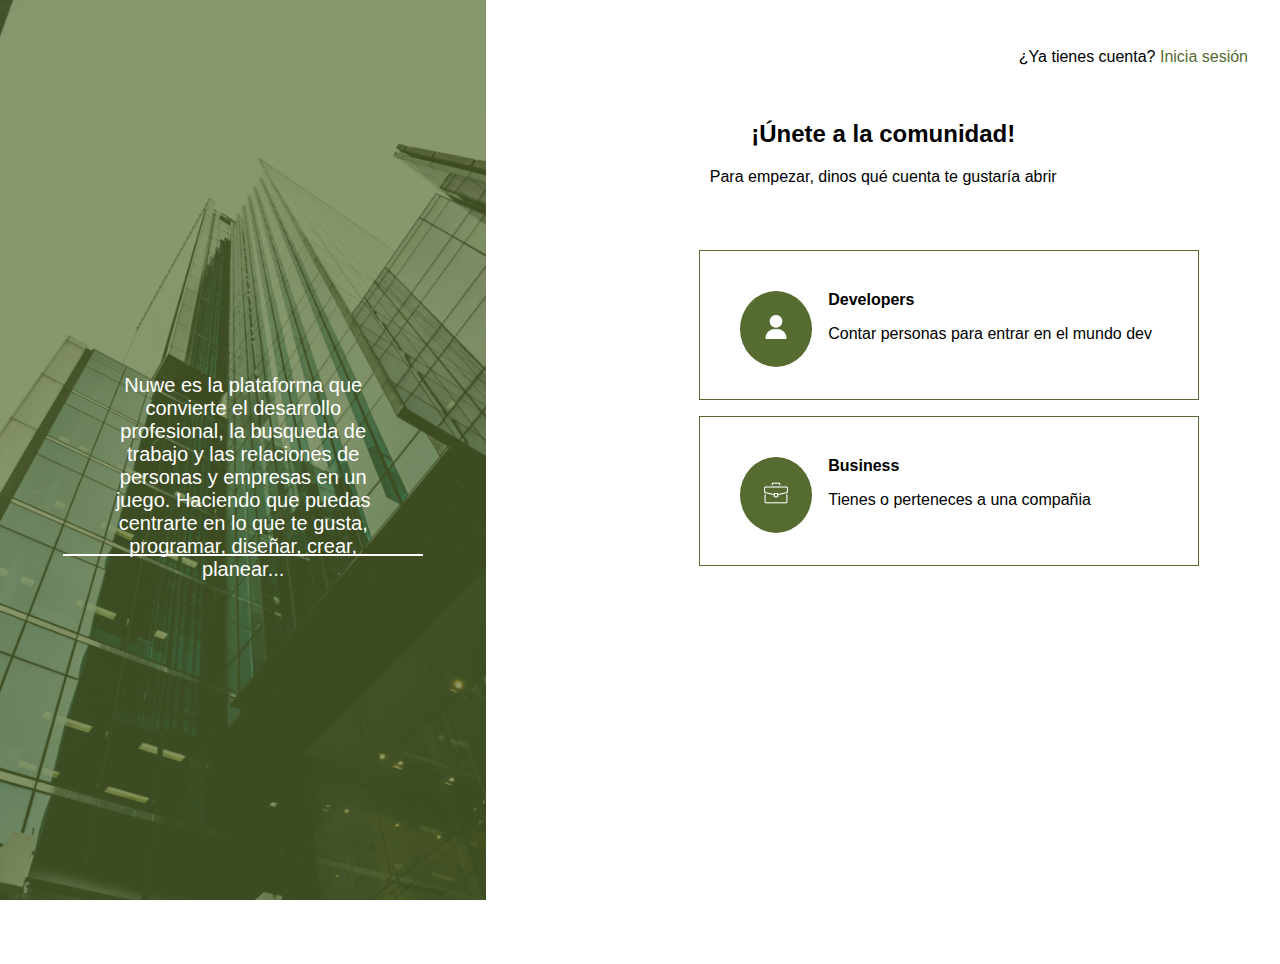
<file: index.html>
<!DOCTYPE html>
<html lang="es">
    <head>
        <title>Nuwe</title>
        <link rel="stylesheet" href="css/estilos.css" type="text/css">
    </head>
    <body>
        <div class="container">
            <div class="left">
                <div class="layer">
                    <p>
                        Nuwe es la plataforma que convierte el desarrollo profesional, la busqueda de trabajo y
                        las relaciones de personas y empresas en un juego. Haciendo que puedas centrarte en lo que
                        te gusta, programar, diseñar, crear, planear...
                    </p>
                </div>
            </div>
            <div class="right">
                <div class="up">
                    <div class="session"> <p>¿Ya tienes cuenta? <a href="#">Inicia sesión</a></p></div>
                </div>
                <div class="down index">
                    <h2>¡Únete a la comunidad!</h2>
                    <p>Para empezar, dinos qué cuenta te gustaría abrir</p>
                    <div class="dev">
                        <a href="portfolio/paso1.html">
                            <div class="icon"> <img src="img/avatar.png"/></div>
                            <div class="text">
                                <p><b>Developers</b></p>
                                <p>Contar personas para entrar en el mundo dev</p>
                            </div>
                        </a>   
                    </div>
                    <div class="business">
                        <a href="portfolio/paso1.html">
                        <div class="icon"><img src="img/portfolio.png"/></div>
                        <div class="text">
                            <p><b>Business</b></p>
                            <p>Tienes o perteneces a una compañia</p>
                        </div>
                    </a>
                    </div>
                </div>
            </div>
        </div>
    </body>
</html>
</file>
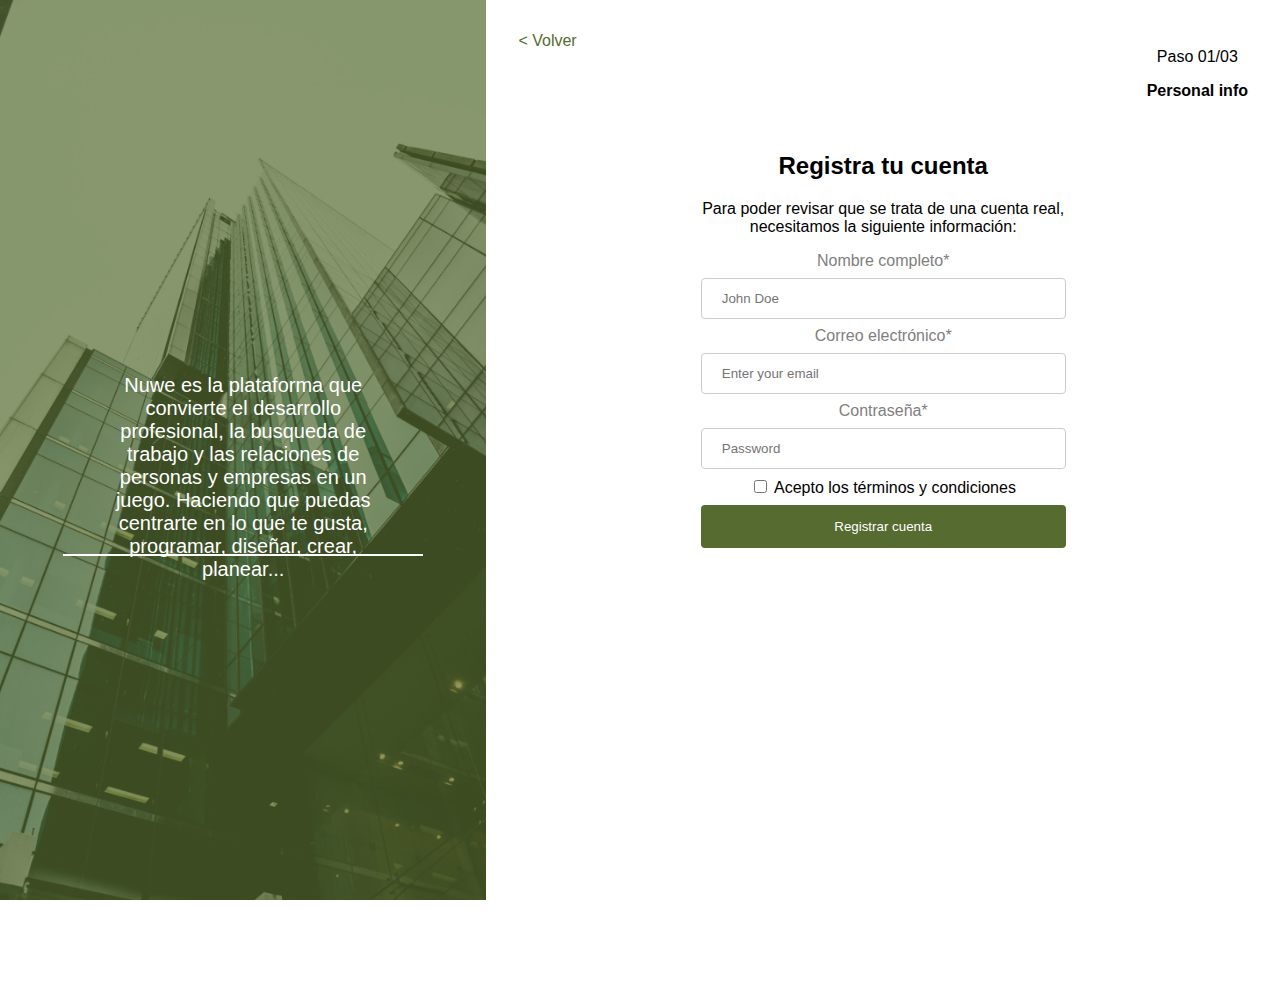
<file: portfolio/paso1.html>
<!DOCTYPE html>
<html lang="es">
    <head>
        <title>Nuwe - Paso 1</title>
        <link rel="stylesheet" href="../css/estilos.css" type="text/css">
    </head>
    <body>
        <div class="container">
            <div class="left">
                <div class="layer">
                    <p>
                    Nuwe es la plataforma que convierte el desarrollo profesional, la busqueda de trabajo y
                    las relaciones de personas y empresas en un juego. Haciendo que puedas centrarte en lo que
                    te gusta, programar, diseñar, crear, planear...
                    </p>
                </div>
            </div>
            <div class="right">
                <div class="up">
                    <div class="volver">
                        <a href="../index.html"> < Volver</a>
                    </div>
                    <div class="pasos">
                        <p>Paso 01/03</p>
                        <p><b>Personal info</b> </p>
                    </div>
                </div>
                <div class="down">
                    <form  action="paso2.html" id="form">
                        <h2>Registra tu cuenta </h2>
                        <p>Para poder revisar que se trata de una cuenta real, necesitamos la siguiente información: </p>
                        <label>Nombre completo*</label><br>
                        <input type="text" id="nombre" placeholder="John Doe"/><br>
                        <label>Correo electrónico*</label><br>
                        <input type="text" id="email" placeholder="Enter your email"/><br>
                        <label>Contraseña*</label><br>
                        <input type="password" id="pass" placeholder="Password"/><br>
                        <input type="checkbox" /> Acepto los términos y condiciones
                        <input type="submit" value="Registrar cuenta" id="registro"/>
                    </form>
                </div>  
            </div>
        </div>
        <script src="../js/script.js"></script>
    </body>
</html>
</file>
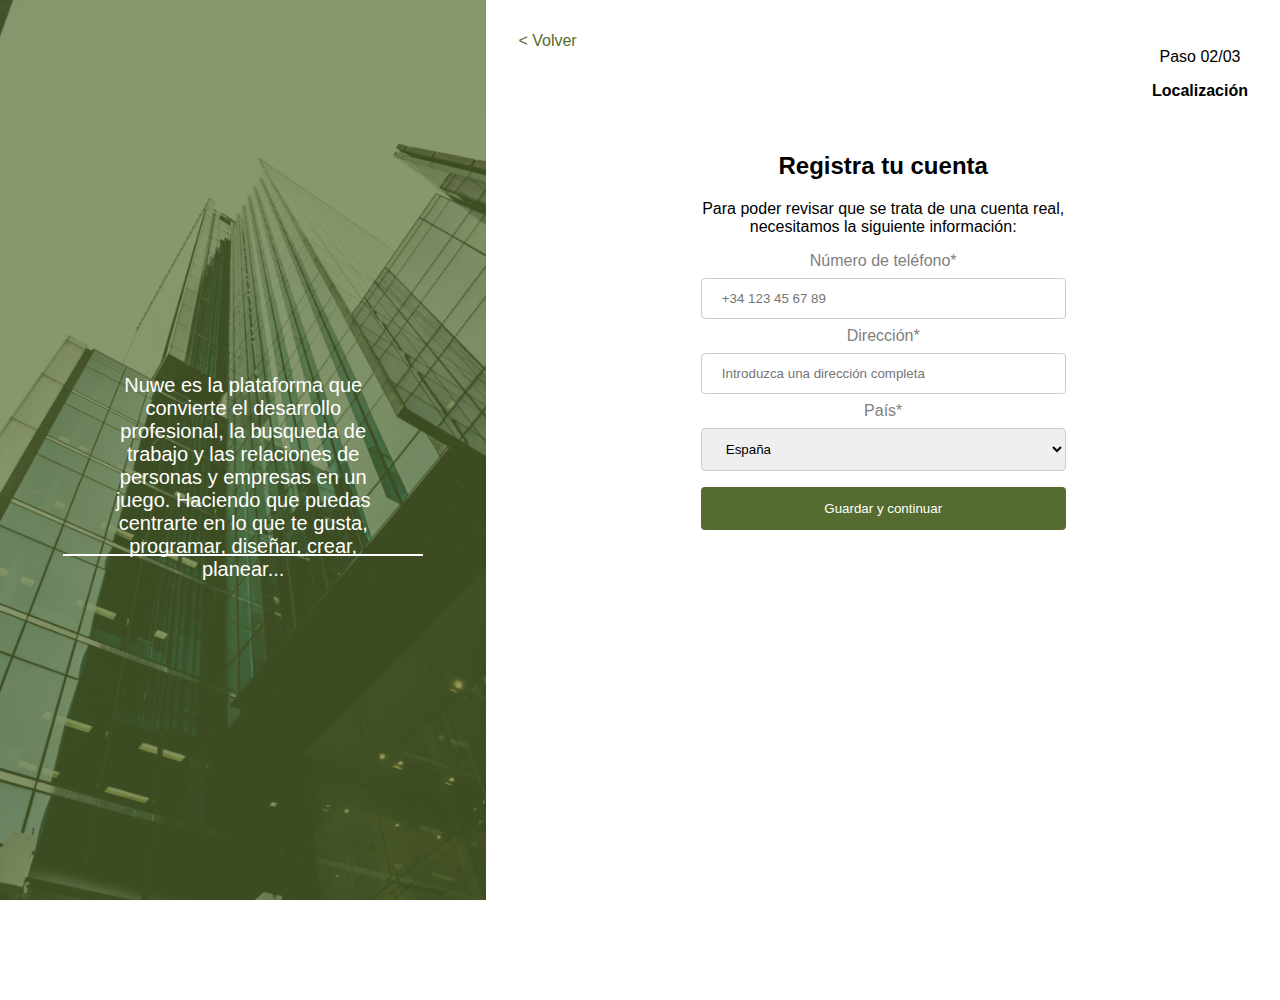
<file: portfolio/paso2.html>
<!DOCTYPE html>
<html lang="es">
    <head>
        <title>Nuwe - Paso 2</title>
        <link rel="stylesheet" href="../css/estilos.css" type="text/css">
    </head>
    <body>
        <div class="container">
            <div class="left">
                <div class="layer">
                    <p>
                    Nuwe es la plataforma que convierte el desarrollo profesional, la busqueda de trabajo y
                    las relaciones de personas y empresas en un juego. Haciendo que puedas centrarte en lo que
                    te gusta, programar, diseñar, crear, planear...
                    </p>
                </div>
            </div>
            <div class="right">
                <div class="up">
                    <div class="volver">
                        <a href="paso1.html"> < Volver</a>
                    </div>
                    <div class="pasos">
                        <p>Paso 02/03</p>
                        <p><b>Localización</b></p>
                    </div>
                </div>
                <div class="down">
                    <form action="paso3.html" >
                        <h2>Registra tu cuenta </h2>
                        <p>Para poder revisar que se trata de una cuenta real, necesitamos la siguiente información: </p>
                        <label>Número de teléfono*</label><br>
                        <input type="tel" id="tel" placeholder="+34 123 45 67 89"/><br>
                        <label>Dirección*</label><br>
                        <input type="text" id="dir" placeholder="Introduzca una dirección completa"/><br>
                        <label>País*</label><br>
                        <select name="" id="" aria-placeholder="País">
                            <option>España</option>
                            <option>Argentina</option>
                            <option>India</option>
                            <option>Ecuador</option>
                        </select><br>
                        <input type="submit" value="Guardar y continuar"/>
                    </form>
                </div>
            </div>
        </div>
    </body>
</html>
</file>
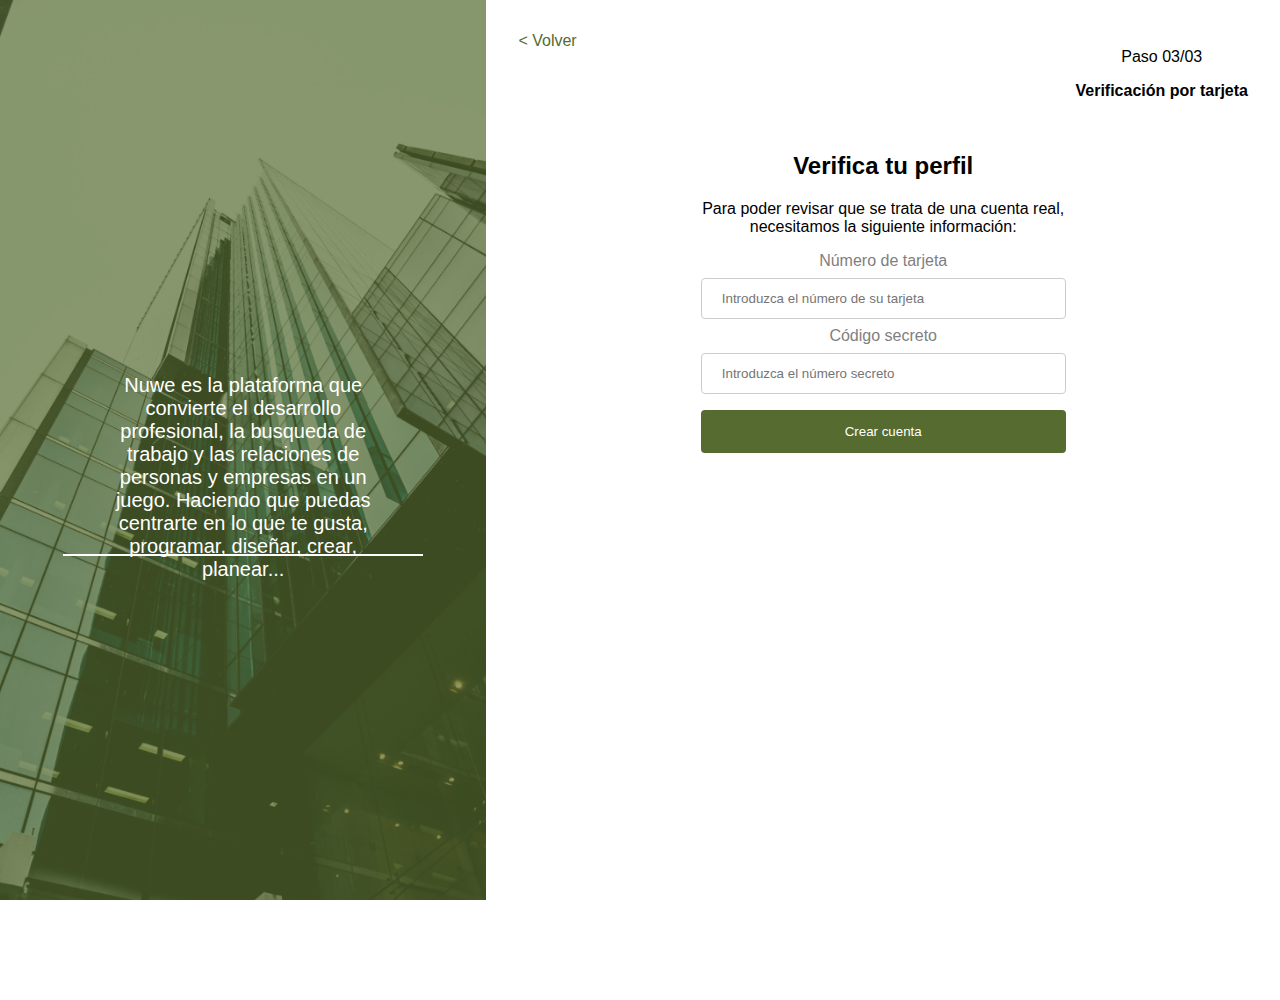
<file: portfolio/paso3.html>
<!DOCTYPE html>
<html lang="es">
    <head>
        <title>Nuwe - Paso 3</title>
        <link rel="stylesheet" href="../css/estilos.css" type="text/css">
    </head>
    <body>
        <div class="container">
            <div class="left">
                <div class="layer">
                    <p>
                    Nuwe es la plataforma que convierte el desarrollo profesional, la busqueda de trabajo y
                    las relaciones de personas y empresas en un juego. Haciendo que puedas centrarte en lo que
                    te gusta, programar, diseñar, crear, planear...
                    </p>
                </div>
            </div>
            <div class="right">
                <div class="up">
                    <div class="volver">
                        <a href="paso2.html"> < Volver</a>
                    </div>
                    <div class="pasos">
                        <p>Paso 03/03</p>
                        <p><b>Verificación por tarjeta</b></p>
                    </div>
                </div>
                <div class="down">
                    <form action="" onsubmit="finalizar()">
                        <h2>Verifica tu perfil</h2>
                        <p>Para poder revisar que se trata de una cuenta real, necesitamos la siguiente información: </p>
                        <label>Número de tarjeta</label><br>
                        <input type="number" id="numTarjeta" placeholder="Introduzca el número de su tarjeta"/><br>
                        <label>Código secreto</label><br>
                        <input type="number" id="numTarjeta" placeholder="Introduzca el número secreto"/><br>
                        <input type="submit" value="Crear cuenta" id="fin"/>
                    </form>
                </div>
            </div>
            </div>
        </div>
        <script src="../js/script.js"></script>
    </body>
</html>
</file>
<file: css/estilos.css>
body, html{
    color:black;
    font-family: 'Gill Sans', 'Gill Sans MT', Calibri, 'Trebuchet MS', sans-serif;
    margin: 0;
    padding: 0;
    height: 100vh;
    width: 100%;
}

.container{
    display: flex;
    margin: 0;
    padding: 0;
}

.left{
    background-image: url("../img/Background.png");
    background-repeat: no-repeat;
    background-size:cover;
    width: 40%;
    color: white;
    height: 100vh;
    display: flex;
    text-align:center;
    align-items: center;
    margin: 0;
    padding: 0;
    justify-content: space-around;
    
}

.layer{
    background-color: rgba(85, 107, 47, 0.7);
    padding: 2em;
    width: 100%;
    height: 100vh;
    display: flex;
    text-align:center;
    align-items: center;
    margin: auto;
    justify-content: space-around;
    margin: 0;
    padding: 0;
}

.layer p{
    width: 300px;
    height: 150px;
    font-size: 1.25em;
    border-bottom: 2px solid white;
    padding: 1.5em;;
}

.right{
    width: 60%;
    height: 100vh;
    text-align:center;
    padding: 2em;
    margin: auto;
}


.up{
    padding-bottom: 3em;
    height: 20px;
    flex-direction: row;
    align-items: flex-end;
}
.session{
    float:right;
}

.volver{
    float: left;
}

.pasos{
    float: right;
}

.up a{
    color: darkolivegreen;
}

.down{
    flex-direction: row;
    width: 100%;
    height: 100vh;
    text-align: center;
    align-items: center;
    margin: auto;
    justify-content: space-around;
}

.index{
    width: 400px;
    height: 100px;
}

.dev, .business{
    width: 450px;
    height: 100px;
    border: 1px solid darkolivegreen;
    padding: 1.5em;
    margin: 1em;
}

.dev a, .business a{
    width: 100%;
    height: 100%;
    text-align: center;
    align-items: center;
    margin: auto;
    justify-content: space-around;
}

.index > p {
    padding-bottom: 3em;
}

.dev:hover,.business:hover{
    background-color: #eee;
}

.text p{
text-align: left;
padding-left: 1em;
}

.icon{
    background-color: darkolivegreen;
    border-radius: 50%;
    padding: 1.5em;
    margin: 1em;;
    float: left;
}

a {
    color: black;
    text-decoration: none;
}

form{
    width: 50%;
    text-align: center;
    align-items: center;
    margin: auto;
    padding: 2em;
    justify-content: space-around;
}

label{
    color:gray;
}

input[type=text], input[type=tel], input[type=password], input[type=number],select {
    width: 100%;
    padding: 12px 20px;
    margin: 8px 0;
    border: 1px solid #ccc;
    border-radius: 4px;
    box-sizing: border-box;
  }

  input[type=checkbox]:checked{
    background-color: darkolivegreen;
  }
  
  input[type=submit] {
    width: 100%;
    background-color: darkolivegreen;
    color: white;
    padding: 14px 20px;
    margin: 8px 0;
    border: none;
    border-radius: 4px;
    cursor: pointer;
  }


  @media only screen  and (max-width: 640px)
 {
    .container .left{
        display: none;
    }
    .dev,.business{
        width: 85%;
        height: 75%;
        padding-bottom: 3em;
    }

    .right{
        margin:auto;
        padding:0px;
    }

}
</file>
